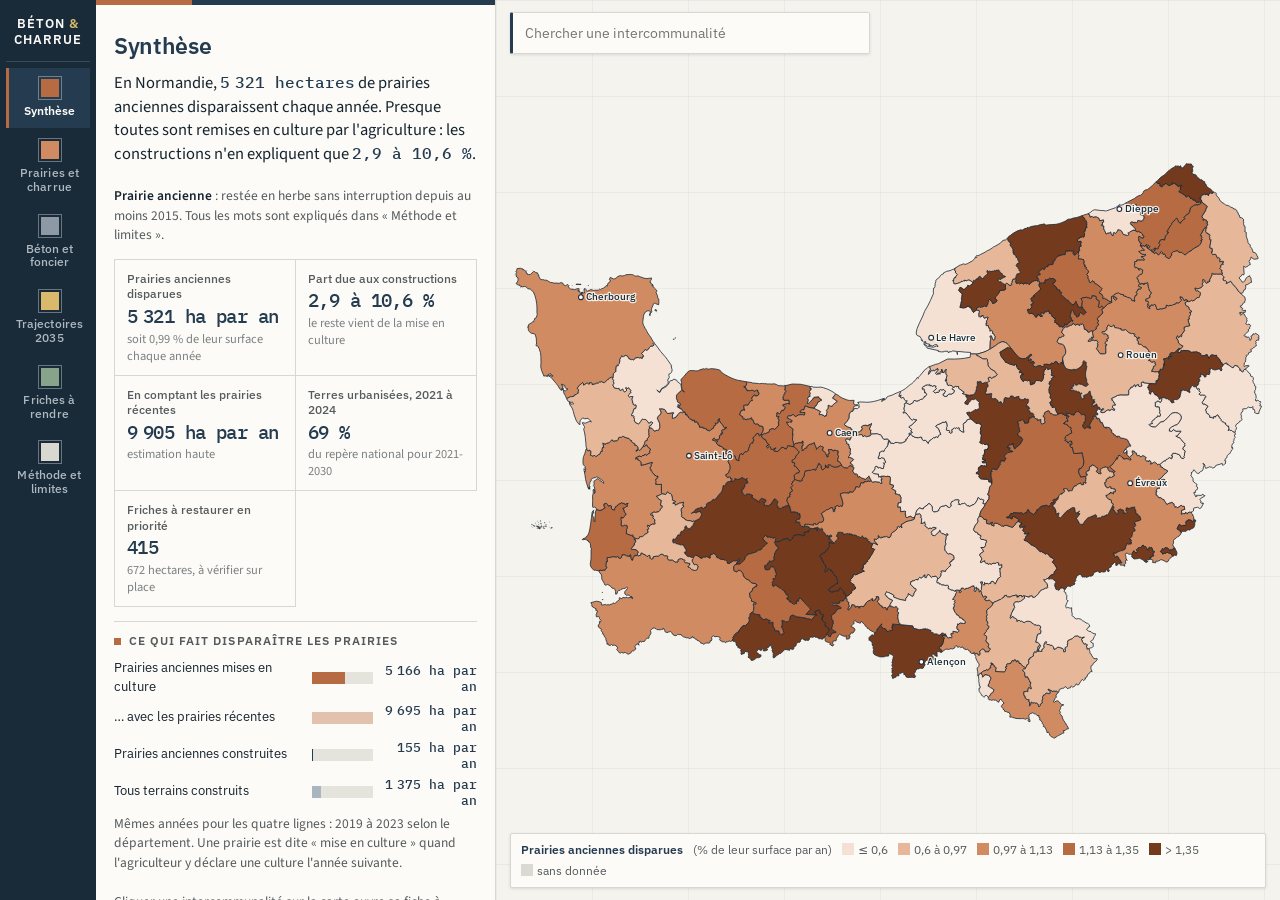
<file: web/index.html>
<!doctype html>
<html lang="fr" data-theme="light">
<head>
<meta charset="utf-8">
<meta name="viewport" content="width=device-width, initial-scale=1">
<title>Ce que le béton et la charrue ont pris</title>
<meta name="description" content="Pour les 71 intercommunalités normandes : les prairies anciennes qui disparaissent, sous la charrue et sous le béton, et les friches à rendre à la nature. Données ouvertes.">
<!-- Polices de l'identité, hébergées avec le site (aucun service extérieur) : IBM Plex Sans (titres, interface),
     Source Sans 3 (texte), IBM Plex Mono (chiffres). -->
<link rel="stylesheet" href="polices/polices.css">
<link rel="stylesheet" href="commun.css">
<link rel="stylesheet" href="d.css">
</head>
<body class="d" data-c="terre">

<nav class="rail" id="rail" aria-label="Modules"></nav>

<aside class="panneau" id="module" aria-live="polite"></aside>

<main class="plan">
  <svg id="carte"></svg>
  <div class="flottant recherche">
    <input id="cherche" type="search" list="noms" placeholder="Chercher une intercommunalité" aria-label="Chercher une intercommunalité">
    <datalist id="noms"></datalist>
  </div>
  <button class="flottant retour" id="retour" hidden>← Toute la Normandie</button>
  <div class="flottant legende" id="legende"></div>
</main>

<aside class="panneau detail" id="detail" aria-live="polite"></aside>

<script type="module">
import { $, esc, fmt, charger, perimetre, frichesDe, pointsFriches, INDICATEURS, lire, ecrire, surChangement, carte, infobulles,
  tuile, barres, tuilesCles, barresBilan, serieSvg, tableMilieux, blocFoncier, blocTrajectoires } from "./commun.js";

infobulles();
const D = await charger();
// Repères : centre des principales villes (contours communaux de geo.api.gouv.fr), pour se situer sans fond de carte
const REPERES = (await fetch("reperes.json").then(r => r.json()).catch(() => [])).map(v => { const [X, Y] = D.proj.p([v.lon, v.lat]); return { ...v, X, Y }; });
const I = k => INDICATEURS.find(x => x.k === k);
const MODULES = {
  synthese: { n: "Synthèse", c: "terre", coul: "#B66B43", couches: ["perte_anciennes_pct_stock_an"] },
  prairies: { n: "Prairies et charrue", c: "terre", coul: "#D08B62", couches: ["charrue_anciennes_ha_an", "perte_anciennes_pct_stock_an", "perte_pct_stock_an"] },
  foncier: { n: "Béton et foncier", c: "beton", coul: "#8D9AA5", couches: ["beton_total_ha_an", "enveloppe_consommee_pct"] },
  trajectoires: { n: "Trajectoires 2035", c: "ocre", coul: "#D9B96C", couches: ["t1_2035_pct_stock"] },
  friches: { n: "Friches à rendre", c: "vert", coul: "#87A48A", couches: [] },
  methode: { n: "Méthode et limites", c: "encre", coul: "#D8D7D0", couches: ["perte_anciennes_pct_stock_an"] },
};
// Friches : un statut = une couleur ET une forme
const STATUTS = {
  gain_rapide: { n: "À restaurer en priorité", cl: "st-gr", forme: "rond", d: "fort intérêt pour la nature et projet réalisable" },
  fort_potentiel_contraintes: { n: "Intéressante mais difficile", cl: "st-fc", forme: "carre", d: "fort intérêt pour la nature, mais projet plus compliqué à mener" },
  potentiel_modere: { n: "Intérêt écologique limité", cl: "st-pm", forme: "rond", d: "les autres friches sans projet" },
  projet_engage: { n: "Déjà en projet", cl: "st-pe", forme: "rond", d: "une reconversion est en cours ou terminée" },
};
// Les mots de l'outil, expliqués pour qui n'a pas suivi le projet
const GLOSSAIRE = [
  ["Prairie ancienne", "Une prairie restée en herbe sans interruption depuis au moins 2015. C'est elle qui compte le plus pour la nature, l'eau et le carbone."],
  ["Prairie récente", "Une prairie semée il y a quelques années, souvent en alternance avec des cultures. La remettre en culture est une pratique agricole courante."],
  ["Mise en culture (la « charrue »)", "L'agriculteur déclare une culture (maïs, blé…) là où il déclarait une prairie l'année précédente."],
  ["Construit (le « béton »)", "Un terrain devenu bâti, goudronné ou aménagé, d'après les photos aériennes de l'IGN."],
  ["Terres urbanisées", "Les terres agricoles, naturelles ou forestières passées à l'urbanisation, d'après le cadastre. C'est la mesure utilisée par la loi « zéro artificialisation nette »."],
  ["Repère national", "Urbaniser moitié moins de terres en 2021-2030 qu'en 2011-2020. La Région fixe à chaque territoire son propre objectif, qui peut être différent."],
  ["Friche", "Un terrain bâti ou aménagé laissé à l'abandon, recensé par l'Établissement public foncier de Normandie."],
  ["Note écologique", "De 0 à 100 : proximité d'un site naturel, présence d'eau, prairies autour, surface. Plus elle est haute, plus rendre la friche à la nature serait utile."],
];
const PRIORITES = { bio: ["Biodiversité", "score_biodiversite"], eau: ["Eau", "score_eau"], ville: ["Nature en ville", "score_ville"] };
const SURFACES = [0, 0.1, 0.5, 1, 2, 5];  // 0 = toutes les friches cartographiées
const puce = k => `<i class="puce ${STATUTS[k].cl}${STATUTS[k].forme === "carre" ? " carre" : ""}"></i>`;

$("#rail").innerHTML = `<a class="logo" href="./">Béton <em>&amp;</em> Charrue</a>`
  + Object.entries(MODULES).map(([k, m]) => `<button role="tab" data-m="${k}" style="--c:${m.coul}"><i></i>${m.n}</button>`).join("");
$("#rail").onclick = e => { const b = e.target.closest("button"); if (b) ecrire({ m: b.dataset.m, i: "" }); };
$("#noms").innerHTML = D.index.map(e => `<option value="${esc(e.nom)}">`).join("");
$("#cherche").onchange = e => { const t = D.index.find(x => x.nom === e.target.value); if (t) { ecrire({ t: t.code }); e.target.value = ""; } };
$("#retour").onclick = () => ecrire({ t: "", fr: "" });
// Tout champ portant data-etat écrit sa valeur dans l'adresse ; les cases de statut s'écrivent ensemble
$("#module").onchange = e => {
  if (e.target.name === "statut") {
    const on = [...document.querySelectorAll("#module input[name=statut]:checked")].map(x => x.value);
    ecrire({ fs: on.length === Object.keys(STATUTS).length ? "" : on.join(",") || "aucun", fr: "" });
  } else if (e.target.dataset.etat) ecrire({ [e.target.dataset.etat]: e.target.value });
};
$("#detail").onchange = e => { if (e.target.dataset.etat) ecrire({ [e.target.dataset.etat]: e.target.value }); };
document.addEventListener("click", e => {
  const b = e.target.closest("[data-aller]"); if (b) ecrire({ m: b.dataset.aller, i: "" });
  if (e.target.closest("#fermer")) ecrire({ t: "", fr: "", c: "" });
  if (e.target.closest("#imprimer")) print();
});
// Empreinte de la visite : octets réellement transférés par le navigateur
function poids() {
  const el = $("#poids"); if (!el) return;
  const t = performance.getEntriesByType("navigation").concat(performance.getEntriesByType("resource")).reduce((a, x) => a + Math.max(x.transferSize || 0, x.encodedBodySize || 0), 0);
  el.textContent = `${fmt(t / 1024, 0)} Ko`;
}

const filtreFriches = s => ({
  st: new Set(s.fs == null ? Object.keys(STATUTS) : s.fs.split(",").filter(k => STATUTS[k])),
  min: SURFACES.includes(+s.fm) ? +s.fm : 0, cle: PRIORITES[s.fp] ? s.fp : "bio",
});
// Phrase de conclusion : ce qu'il faut retenir avant tout chiffre
function conclusion(d) {
  const b = d.bilan, lieu = d.region ? "En Normandie" : "Ici";
  if (!b.prairies_anciennes_perdues_ha_an) return `${lieu}, presque aucune prairie ancienne n'a disparu sur la période.`;
  return b.part_beton_anciennes_haute_pct < 50
    ? `${lieu}, <b>${fmt(b.prairies_anciennes_perdues_ha_an, 0)} hectares</b> de prairies anciennes disparaissent chaque année. Presque toutes sont remises en culture par l'agriculture : les constructions n'en expliquent que <b>${fmt(b.part_beton_anciennes_pct, 1)} à ${fmt(b.part_beton_anciennes_haute_pct, 1)} %</b>.`
    : `${lieu}, <b>${fmt(b.prairies_anciennes_perdues_ha_an, 0)} hectares</b> de prairies anciennes disparaissent chaque année, et les constructions peuvent en expliquer jusqu'à <b>${fmt(b.part_beton_anciennes_haute_pct, 0)} %</b>.`;
}
const couches = (M, i) => M.couches.length > 1 ? `<fieldset><legend>Ce que montre la carte</legend>${M.couches.map((k, j) => `<label style="grid-template-columns:auto minmax(0,1fr)"><input type="radio" name="couche" data-etat="i" value="${j}"${j === i ? " checked" : ""}><span>${esc(I(k).n)}</span></label>`).join("")}</fieldset>` : "";
const liste = a => `<ul style="margin:0;padding-left:18px;display:grid;gap:5px">${a.map(x => `<li>${esc(x)}</li>`).join("")}</ul>`;

/* ---------- panneau de gauche : le module, à l'échelle de la région ---------- */
function panneauModule(m, M, R, s, i, friches) {
  const tete = `<div class="bandeau"></div><h2>${M.n}</h2>`;
  const def = `<p class="note"><b>Prairie ancienne</b> : restée en herbe sans interruption depuis au moins 2015. Tous les mots sont expliqués dans « Méthode et limites ».</p>`;
  if (m === "synthese") return `${tete}<p class="chapo">${conclusion(R)}</p>${def}${tuilesCles(R)}
    <section><h3>Ce qui fait disparaître les prairies</h3>${barresBilan(R)}</section>
    <p class="note">Cliquer une intercommunalité sur la carte ouvre sa fiche à droite. Plus la couleur est foncée, plus le territoire perd vite ses prairies anciennes.</p>`;
  if (m === "prairies") return `${tete}<p class="chapo">Chaque jour en Normandie, au moins <b>${fmt(R.charrue.charrue_anciennes_fenetre_ha_an / 365, 0)} hectares</b> de prairies anciennes sont remis en culture, et jusqu'à ${fmt(R.charrue.charrue_fenetre_ha_an / 365, 0)} en comptant les prairies plus récentes.</p>${def}
    ${couches(M, i)}<section><h3>Année après année, en Normandie</h3>${serieSvg(R.serie, { l: 440, h: 230 })}</section>
    <div class="tuiles">${tuile("Prairies anciennes mises en culture", `${fmt(R.charrue.charrue_anciennes_ha_an, 0)} ha par an`, "moyenne de 2015 à 2024")}${tuile("Sans les prairies en rotation", `${fmt(R.charrue.charrue_anciennes_sans_prl_ha_an, 0)} ha par an`, "estimation basse")}</div>`;
  if (m === "foncier") return `${tete}<p class="chapo">Chaque année en Normandie, <b>${fmt(R.beton.beton_total_ha_an, 0)} hectares</b> de terrains sont construits ou aménagés, dont ${fmt(R.beton.beton_sur_pp_anciennes_ha_an, 0)} sur des prairies anciennes.</p>
    ${couches(M, i)}<section><h3>Urbanisation : où en est-on ?</h3>${blocFoncier(R)}</section>`;
  if (m === "trajectoires") return `${tete}<p class="chapo">Si rien ne change, <b>${fmt(R.trajectoires.prairies.on_laisse_faire.median.at(-1), 0)} hectares</b> de prairies anciennes de plus seront remis en culture en Normandie d'ici 2035.</p>
    <section class="zone-traj"><h3>Trois scénarios pour la Normandie</h3>${blocTrajectoires(R, D.rg.trajectoires.hypotheses, { l: 440, h: 300 })}</section>
    <p class="note">Sur la carte : la part des prairies anciennes qui serait remise en culture d'ici 2035 si rien ne change. En gris, les territoires où les données sont insuffisantes.</p>`;
  if (m === "methode") return `${tete}<section><h3>Les mots de l'outil</h3><dl class="glossaire">${GLOSSAIRE.map(([t, d]) => `<div><dt>${t}</dt><dd>${d}</dd></div>`).join("")}</dl></section>
    <section><h3>Ce que ces chiffres ne disent pas</h3>${liste(D.rg.avertissements)}</section>
    <section><h3>Sources</h3>${liste(D.rg.sources)}</section><p class="note">Calculs du ${esc(D.rg.genere_le)}. Aucune parcelle agricole n'est affichée. Les prairies mises en culture sont repérées dans les déclarations des agriculteurs : ce repérage n'a pas encore été vérifié sur photographies aériennes.</p>
    <section><h3>Empreinte de votre visite</h3><p class="total"><b id="poids">…</b> transférés depuis l'ouverture de la page, contre environ 2 500 Ko pour une page web médiane.</p>
      <p class="note">Aucune image, aucun fond de carte téléchargé, aucun traceur, aucun service extérieur : les polices sont hébergées avec le site. Les fiches et les friches ne se chargent qu'à la demande.</p></section>`;
  // Friches : l'outil de sélection
  const { f, pts, portee, parTerr } = friches;
  const nb = k => portee.filter(x => x.classe === k && x.ha >= f.min).length;
  return `${tete}<p class="chapo">Où rendre des terrains à la nature ? Les friches recensées en Normandie, classées selon leur intérêt pour la nature et la facilité du projet.</p>
    <fieldset><legend>Afficher les friches</legend>${Object.entries(STATUTS).map(([k, v]) => `<label data-tip="${esc(v.n)}|${esc(v.d)}"><input type="checkbox" name="statut" value="${k}"${f.st.has(k) ? " checked" : ""}>${puce(k)}<span>${v.n}</span><em>${fmt(nb(k), 0)}</em></label>`).join("")}</fieldset>
    <div class="champs">
      <label>Surface minimale<select data-etat="fm">${SURFACES.map(v => `<option value="${v}"${v === f.min ? " selected" : ""}>${v ? `${fmt(v)} ha` : "Toutes"}</option>`).join("")}</select></label>
      <label>Ce qu'on cherche à favoriser<select data-etat="fp">${Object.entries(PRIORITES).map(([k, v]) => `<option value="${k}"${k === f.cle ? " selected" : ""}>${v[0]}</option>`).join("")}</select></label>
    </div>
    <p class="total"><b>${fmt(pts.length, 0)} friches</b> affichées, soit <b>${fmt(pts.reduce((a, x) => a + x.ha, 0), 0)} ha</b>${s.t ? " dans ce territoire" : " en Normandie"}.</p>
    <p class="note">Cliquer un point ou une intercommunalité ouvre la liste détaillée. Changer ce qu'on cherche à favoriser modifie la note et l'ordre de la liste, pas le classement en quatre catégories. C'est un premier repérage : toute friche se vérifie sur place.</p>
    <details><summary>Répartition par intercommunalité (10 premières)</summary><table class="t" style="margin-top:6px"><tbody>${parTerr.map(([c, n, ha]) => `<tr data-aller-t="${c}"><td>${esc(D.parCode[c].nom)}</td><td>${n}</td><td>${fmt(ha, 0)} ha</td></tr>`).join("")}</tbody></table></details>`;
}

/* ---------- panneau de droite : le territoire choisi, vu par le module en cours ---------- */
async function panneauDetail(m, M, d, f) {
  const e = D.parCode[d.code], cp = d.comparaison;
  const rang = d.exclu_comparaisons ? "Non comparé aux autres : l'essentiel de ce territoire est hors de Normandie."
    : `${cp.rang_perte_profil}${cp.rang_perte_profil === 1 ? "er" : "e"} sur ${cp.n_profil} territoires comparables (${cp.profil}) : le 1er est celui qui perd le plus vite ses prairies anciennes.`;
  const tete = `<div class="bandeau"></div><div class="tete-detail"><div><h2>${esc(d.nom)}</h2><p class="note">${esc(d.perimetre)} · ${esc(e.profil)} · ${fmt(d.territoire.population_2022, 0)} habitants</p></div><button id="fermer" aria-label="Fermer la fiche">×</button></div>
    <div class="raccourcis">${Object.entries(MODULES).filter(([k]) => k !== "methode").map(([k, v]) => `<button data-aller="${k}" aria-pressed="${k === m}">${v.n}</button>`).join("")}</div>`;
  const autre = D.parCode[lire().c], lignesComp = autre ? INDICATEURS.map(x => `<tr><td>${esc(x.n)}<br><small style="color:var(--muet)">${esc(x.u)}</small></td><td>${fmt(e[x.k], x.d)}</td><td>${fmt(autre[x.k], x.d)}</td></tr>`).join("") : "";
  const comparer = `<section><h3>Comparer avec un autre territoire</h3><select data-etat="c" aria-label="Territoire à comparer"><option value="">Choisir un territoire…</option>${[...D.index].filter(x => x.code !== d.code).sort((a, c) => a.nom.localeCompare(c.nom, "fr")).map(x => `<option value="${x.code}"${autre?.code === x.code ? " selected" : ""}>${esc(x.nom)}</option>`).join("")}</select>
    ${autre ? `<table class="t" style="margin-top:8px"><thead><tr><th scope="col">Indicateur</th><th scope="col">${esc(d.nom)}</th><th scope="col">${esc(autre.nom)}</th></tr></thead><tbody>${lignesComp}</tbody></table>` : ""}</section>`;
  const corps = {
    synthese: () => `<p class="chapo">${conclusion(d)}</p><p class="note">${esc(rang)}</p>${tuilesCles(d)}<section><h3>Ce qui fait disparaître les prairies</h3>${barresBilan(d)}</section>
      ${comparer}
      <p class="sans-impression"><button id="imprimer">Imprimer cette fiche</button></p>`,
    prairies: () => `<p class="note">${esc(rang)}</p><div class="tuiles">${tuile("Prairies anciennes mises en culture", `${fmt(d.charrue.charrue_anciennes_ha_an, 0)} ha par an`, `moyenne 2015-2024 ; ${fmt(d.charrue.charrue_anciennes_sans_prl_ha_an, 0)} sans les prairies en rotation`)}${tuile("En comptant les prairies récentes", `${fmt(d.charrue.charrue_toutes_ha_an, 0)} ha par an`, "estimation haute")}</div>
      <section><h3>Année après année</h3>${serieSvg(d.serie, { l: 400, h: 210 })}</section><section><h3>Dans les milieux naturels sensibles</h3>${tableMilieux(d)}</section>`,
    foncier: () => `<div class="tuiles">${tuile("Terrains construits ou aménagés", `${fmt(d.beton.beton_total_ha_an)} ha par an`, "d'après les photos aériennes de l'IGN")}${tuile("dont sur des prairies anciennes", `${fmt(d.beton.beton_sur_pp_anciennes_ha_an)} ha par an`, `et ${fmt(d.beton.beton_herbe_hors_pac_ha_an)} sur des prés non déclarés par un agriculteur`)}</div>
      <section><h3>Urbanisation : où en est-on ?</h3>${blocFoncier(d)}</section><section><h3>Dans les milieux naturels sensibles</h3>${tableMilieux(d)}</section>`,
    trajectoires: () => `<section class="zone-traj"><h3>Trois scénarios d'ici 2035</h3>${blocTrajectoires(d, D.rg.trajectoires.hypotheses, { l: 400, h: 280 })}</section>`,
    methode: () => `<p class="chapo">${conclusion(d)}</p><p class="note">${esc(rang)} Constructions observées sur la période ${esc(d.fenetre_ocsge === "mixte" ? "2019-2023" : d.fenetre_ocsge)}.</p>`,
    friches: async () => {
      const cle = PRIORITES[f.cle][1], l = (await frichesDe(d.code)).filter(x => f.st.has(x.classe) && x.surface_ha >= f.min).sort((a, b) => b[cle] - a[cle]);
      return `<p class="total"><b>${l.length} friche${l.length > 1 ? "s" : ""}</b> pour ces critères, <b>${fmt(l.reduce((a, x) => a + x.surface_ha, 0), 0)} hectares</b>. Les plus utiles pour « ${PRIORITES[f.cle][0].toLowerCase()} » en premier.</p>
        <div class="liste-friches">${l.slice(0, 40).map(x => `<article class="friche" data-id="${x.id}" style="--c:${{ gain_rapide: "#3E6A4E", fort_potentiel_contraintes: "#B66B43", potentiel_modere: "#D9B96C", projet_engage: "#555A5C" }[x.classe]}">
          <h4>${esc(x.libelle)}</h4><div class="meta"><span>${puce(x.classe)} ${STATUTS[x.classe].n}</span><span>${fmt(x.surface_ha)} ha</span><span>note écologique ${fmt(x[cle], 0)}/100</span><span>facilité du projet ${fmt(x.faisabilite_epfn, 0)}/100</span></div>
          <ul>${x.raisons.map(r => `<li>${esc(r)}</li>`).join("")}</ul>${x.vigilance.length ? `<p class="veille">À vérifier : ${esc(x.vigilance.join(" · "))}</p>` : ""}</article>`).join("") || `<p class="note">Aucune friche ne correspond. Cocher d'autres statuts ou baisser la surface minimale.</p>`}</div>
        ${l.length > 40 ? `<p class="note">${l.length - 40} autres friches non listées.</p>` : ""}`;
    },
  };
  return tete + await corps[m]();
}

/* ---------- carte des friches : points par statut, zoom sur le territoire choisi ---------- */
// Cadre la carte sur le territoire choisi (marge = part de voisinage gardée autour), ou sur toute la région
function cadrer(svg, sel, marge) {
  let vb = [-6, -6, 1012, D.proj.H + 12];
  if (sel) {
    const n = D.chemins[sel].match(/-?\d+\.?\d*/g).map(Number); let a = 1e9, b = -1e9, c = 1e9, d = -1e9;
    for (let i = 0; i < n.length; i += 2) { a = Math.min(a, n[i]); b = Math.max(b, n[i]); c = Math.min(c, n[i + 1]); d = Math.max(d, n[i + 1]); }
    const ratio = vb[2] / vb[3], h = Math.min(vb[3], Math.max((d - c) * marge, (b - a) * marge / ratio)), w = h * ratio;
    vb = [(a + b) / 2 - w / 2, (c + d) / 2 - h / 2, w, h];
  }
  svg.setAttribute("viewBox", vb.map(v => v.toFixed(1)).join(" "));
  return vb;
}
// Villes repères : les principales à l'échelle régionale, toutes en vue rapprochée
function dessinerReperes(svg, vb, sel) {
  const u = vb[2] / 1012, vus = REPERES.filter(v => (sel || v.rang === 1) && v.X > vb[0] && v.X < vb[0] + vb[2] && v.Y > vb[1] && v.Y < vb[1] + vb[3]);
  svg.insertAdjacentHTML("beforeend", `<g class="reperes" aria-hidden="true">${vus.map(v => `<circle cx="${v.X.toFixed(1)}" cy="${v.Y.toFixed(1)}" r="${(3.2 * u).toFixed(2)}" stroke-width="${(1.4 * u).toFixed(2)}"/><text x="${(v.X + 7 * u).toFixed(1)}" y="${(v.Y + 4 * u).toFixed(1)}" font-size="${(13 * u).toFixed(2)}" stroke-width="${(3.5 * u).toFixed(2)}">${esc(v.nom)}</text>`).join("")}</g>`);
}
function dessinerFriches(svg, pts, sel, s) {
  const vb = cadrer(svg, sel, 1.25);
  const r = vb[2] * (sel ? .0085 : .004), ordre = { projet_engage: 0, potentiel_modere: 1, fort_potentiel_contraintes: 2, gain_rapide: 3 };
  svg.insertAdjacentHTML("beforeend", `<g>${[...pts].sort((a, b) => ordre[a.classe] - ordre[b.classe]).map(x => {
    const v = STATUTS[x.classe], att = `class="pt ${v.cl}${String(x.id) === s.fr ? " vu" : ""}" data-code="${x.epci}" data-id="${x.id}" data-tip="${esc(v.n)}|${fmt(x.ha)} ha · note écologique ${x[filtreFriches(s).cle]}/100 ·${esc(D.parCode[x.epci]?.nom || "")}"`;
    return v.forme === "carre" ? `<rect ${att} x="${(x.X - r).toFixed(1)}" y="${(x.Y - r).toFixed(1)}" width="${(2 * r).toFixed(1)}" height="${(2 * r).toFixed(1)}"/>` : `<circle ${att} cx="${x.X.toFixed(1)}" cy="${x.Y.toFixed(1)}" r="${r.toFixed(1)}"/>`;
  }).join("")}</g>`);
  return vb;
}

async function rendre() {
  const s = lire(), m = MODULES[s.m] ? s.m : "synthese", M = MODULES[m], sel = D.parCode[s.t] ? s.t : "";
  const i = M.couches[+s.i] ? +s.i : 0, ind = I(M.couches[i] || "perte_anciennes_pct_stock_an"), f = filtreFriches(s);
  const R = await perimetre(D, ""), d = sel ? await perimetre(D, sel) : null;
  const tous = m === "friches" ? await pointsFriches(D) : [];
  const jeton = JSON.stringify(lire()); if (jeton !== JSON.stringify(s)) return; // un autre choix est arrivé entre-temps
  document.body.dataset.c = M.c;
  document.body.classList.toggle("ouvert", !!sel);
  document.querySelectorAll("#rail button").forEach(b => b.setAttribute("aria-selected", b.dataset.m === m));
  $("#retour").hidden = !sel;
  const svg = $("#carte"), choisir = t => ecrire({ t, fr: "" });
  let friches = null;
  if (m === "friches") {
    const portee = tous.filter(x => !sel || x.epci === sel), pts = portee.filter(x => f.st.has(x.classe) && x.ha >= f.min);
    const agg = new Map(); tous.filter(x => f.st.has(x.classe) && x.ha >= f.min).forEach(x => { const a = agg.get(x.epci) || [x.epci, 0, 0]; a[1]++; a[2] += x.ha; agg.set(x.epci, a); });
    friches = { f, pts, portee, parTerr: [...agg.values()].sort((a, b) => b[2] - a[2]).slice(0, 10) };
    carte(svg, D, { ind, sel, plat: true, choisir });
    dessinerReperes(svg, dessinerFriches(svg, sel ? pts : tous.filter(x => f.st.has(x.classe) && x.ha >= f.min), sel, s), sel);
    svg.onclick = ev => { const t = ev.target.dataset; if (t?.id) ecrire({ t: t.code, fr: t.id }); else if (t?.code) choisir(t.code === sel ? "" : t.code); };
    $("#legende").innerHTML = `<b>Friches</b> ` + Object.entries(STATUTS).map(([k, v]) => `<span>${puce(k)} ${v.n}</span>`).join("");
  } else {
    $("#legende").innerHTML = carte(svg, D, { ind, sel, actif: e => m !== "trajectoires" || e.trajectoire_fiabilite !== "fragile", choisir }).replace("hors filtre", "sans donnée");
    // Zoom au clic : le territoire et ses voisins, pour garder la comparaison de couleurs
    dessinerReperes(svg, cadrer(svg, sel, 2.6), sel);
  }
  $("#module").innerHTML = panneauModule(m, M, R, s, i, friches);
  $("#detail").innerHTML = d ? await panneauDetail(m, M, d, f) : "";
  poids(); setTimeout(poids, 600);
  // Friches : la liste et la carte se répondent
  const det = $("#detail");
  det.onpointerover = ev => { const a = ev.target.closest(".friche"); document.querySelectorAll(".pt.vu").forEach(p => p.classList.remove("vu")); if (a) svg.querySelector(`.pt[data-id="${a.dataset.id}"]`)?.classList.add("vu"); };
  if (s.fr) { const a = det.querySelector(`.friche[data-id="${s.fr}"]`); a?.classList.add("vu"); a?.scrollIntoView({ block: "center" }); }
  $("#module").querySelectorAll("[data-aller-t]").forEach(tr => { tr.style.cursor = "pointer"; tr.onclick = () => ecrire({ t: tr.dataset.allerT }); });
}
surChangement(rendre);
</script>
</body>
</html>
</file>
<file: web/polices/polices.css>
/* IBM Plex Sans, IBM Plex Mono (IBM) et Source Sans 3 (Adobe), sous licence SIL Open Font License 1.1.
   Sous-ensemble latin, copié depuis Google Fonts pour que le site ne dépende d'aucun service extérieur. */
@font-face {
  font-family: 'IBM Plex Mono';
  font-style: normal;
  font-weight: 400;
  font-display: swap;
  src: url(ibm-plex-mono-400.woff2) format('woff2');
  unicode-range: U+0000-00FF, U+0131, U+0152-0153, U+02BB-02BC, U+02C6, U+02DA, U+02DC, U+0304, U+0308, U+0329, U+2000-206F, U+20AC, U+2122, U+2191, U+2193, U+2212, U+2215, U+FEFF, U+FFFD;
}
@font-face {
  font-family: 'IBM Plex Mono';
  font-style: normal;
  font-weight: 500;
  font-display: swap;
  src: url(ibm-plex-mono-500.woff2) format('woff2');
  unicode-range: U+0000-00FF, U+0131, U+0152-0153, U+02BB-02BC, U+02C6, U+02DA, U+02DC, U+0304, U+0308, U+0329, U+2000-206F, U+20AC, U+2122, U+2191, U+2193, U+2212, U+2215, U+FEFF, U+FFFD;
}
@font-face {
  font-family: 'IBM Plex Sans';
  font-style: normal;
  font-weight: 400;
  font-stretch: 100%;
  font-display: swap;
  src: url(ibm-plex-sans-400.woff2) format('woff2');
  unicode-range: U+0000-00FF, U+0131, U+0152-0153, U+02BB-02BC, U+02C6, U+02DA, U+02DC, U+0304, U+0308, U+0329, U+2000-206F, U+20AC, U+2122, U+2191, U+2193, U+2212, U+2215, U+FEFF, U+FFFD;
}
@font-face {
  font-family: 'IBM Plex Sans';
  font-style: normal;
  font-weight: 500;
  font-stretch: 100%;
  font-display: swap;
  src: url(ibm-plex-sans-400.woff2) format('woff2');
  unicode-range: U+0000-00FF, U+0131, U+0152-0153, U+02BB-02BC, U+02C6, U+02DA, U+02DC, U+0304, U+0308, U+0329, U+2000-206F, U+20AC, U+2122, U+2191, U+2193, U+2212, U+2215, U+FEFF, U+FFFD;
}
@font-face {
  font-family: 'IBM Plex Sans';
  font-style: normal;
  font-weight: 600;
  font-stretch: 100%;
  font-display: swap;
  src: url(ibm-plex-sans-400.woff2) format('woff2');
  unicode-range: U+0000-00FF, U+0131, U+0152-0153, U+02BB-02BC, U+02C6, U+02DA, U+02DC, U+0304, U+0308, U+0329, U+2000-206F, U+20AC, U+2122, U+2191, U+2193, U+2212, U+2215, U+FEFF, U+FFFD;
}
@font-face {
  font-family: 'Source Sans 3';
  font-style: normal;
  font-weight: 400;
  font-display: swap;
  src: url(source-sans-3-400.woff2) format('woff2');
  unicode-range: U+0000-00FF, U+0131, U+0152-0153, U+02BB-02BC, U+02C6, U+02DA, U+02DC, U+0304, U+0308, U+0329, U+2000-206F, U+20AC, U+2122, U+2191, U+2193, U+2212, U+2215, U+FEFF, U+FFFD;
}
@font-face {
  font-family: 'Source Sans 3';
  font-style: normal;
  font-weight: 600;
  font-display: swap;
  src: url(source-sans-3-400.woff2) format('woff2');
  unicode-range: U+0000-00FF, U+0131, U+0152-0153, U+02BB-02BC, U+02C6, U+02DA, U+02DC, U+0304, U+0308, U+0329, U+2000-206F, U+20AC, U+2122, U+2191, U+2193, U+2212, U+2215, U+FEFF, U+FFFD;
}
</file>
<file: web/commun.css>
/* Socle visuel commun aux trois maquettes : sobre, dense, sans décor. Les couleurs ne portent que des données. */
:root {
  color-scheme: light;
  --plan: #f9f9f7; --surface: #fcfcfb; --encre: #0b0b0b; --encre2: #52514e; --muet: #898781;
  --grille: #e1e0d9; --axe: #c3c2b7; --bord: rgba(11, 11, 11, .10); --survol: rgba(11, 11, 11, .05);
  --s1: #2a78d6; --s1b: #9ec5f4; --s2: #eb6834; --s2b: #f6c3ad; --s3: #1baf7a; --s4: #eda100; --s5: #e87ba4; --neutre: #b9b8b1;
  --seq1: #cde2fb; --seq2: #86b6ef; --seq3: #3987e5; --seq4: #1c5cab; --seq5: #0d366b; --hors: #e9e8e3;
}
@media (prefers-color-scheme: dark) {
  :root:where(:not([data-theme="light"])) {
    color-scheme: dark;
    --plan: #0d0d0d; --surface: #1a1a19; --encre: #f0efec; --encre2: #c3c2b7; --muet: #898781;
    --grille: #2c2c2a; --axe: #383835; --bord: rgba(255, 255, 255, .10); --survol: rgba(255, 255, 255, .06);
    --s1: #3987e5; --s1b: #184f95; --s2: #d95926; --s2b: #6e3118; --s3: #199e70; --s4: #c98500; --s5: #d55181; --neutre: #5a5955;
    --seq1: #0d366b; --seq2: #1c5cab; --seq3: #3987e5; --seq4: #86b6ef; --seq5: #cde2fb; --hors: #262624;
  }
}
* { box-sizing: border-box; }
html, body { height: 100%; margin: 0; }
body { background: var(--plan); color: var(--encre); font: 13px/1.4 system-ui, -apple-system, "Segoe UI", sans-serif; }
a { color: inherit; }
h1, h2, h3 { margin: 0; font-weight: 600; }
h2 { font-size: 15px; } h3 { font-size: 12px; color: var(--encre2); text-transform: uppercase; letter-spacing: .04em; }
button, select, input { font: inherit; color: inherit; }
select, input[type=search] { padding: 5px 8px; border: 1px solid var(--axe); border-radius: 4px; background: var(--surface); max-width: 100%; }
button { cursor: pointer; padding: 5px 10px; border: 1px solid var(--axe); border-radius: 4px; background: var(--surface); }
button[aria-pressed=true], button[aria-selected=true] { background: var(--encre); color: var(--surface); border-color: var(--encre); }
:focus-visible { outline: 2px solid var(--s1); outline-offset: 1px; }
.note { color: var(--encre2); margin: 6px 0 0; }

/* Barre commune */
.barre { display: flex; align-items: center; gap: 16px; padding: 8px 14px; background: var(--surface); border-bottom: 1px solid var(--bord); }
.marque { font-weight: 700; text-decoration: none; white-space: nowrap; }
.marque small { font-weight: 400; color: var(--encre2); margin-left: 8px; }
.barre nav { display: flex; gap: 4px; margin-left: auto; flex-wrap: wrap; }
.barre nav a { padding: 4px 9px; border-radius: 4px; text-decoration: none; color: var(--encre2); }
.barre nav a[aria-current] { background: var(--encre); color: var(--surface); }

/* Composants */
.carte-svg { display: block; width: 100%; height: 100%; }
.zone { stroke: var(--surface); stroke-width: 1.2; cursor: pointer; }
.zone:hover { stroke: var(--encre); stroke-width: 1.5; }
.c0 { fill: var(--seq1); } .c1 { fill: var(--seq2); } .c2 { fill: var(--seq3); } .c3 { fill: var(--seq4); } .c4 { fill: var(--seq5); }
.hors { fill: var(--hors); }
.contour-sel { fill: none; stroke: var(--encre); stroke-width: 3.5; pointer-events: none; }
.pts circle { stroke: var(--surface); stroke-width: 1; }
.legende { display: flex; flex-wrap: wrap; gap: 3px 10px; align-items: center; color: var(--encre2); font-size: 12px; }
.legende i, .leg i, .pastille { display: inline-block; width: 12px; height: 12px; border-radius: 2px; margin-right: 4px; vertical-align: -1px; }
.f1 { fill: var(--s1); background: var(--s1); } .f1b { fill: var(--s1b); background: var(--s1b); }
.f2 { fill: var(--s2); background: var(--s2); } .f2b { fill: var(--s2b); background: var(--s2b); }
.f3 { fill: var(--s3); background: var(--s3); } .fn { fill: var(--neutre); background: var(--neutre); }
.f4 { fill: var(--s4); background: var(--s4); } .f5 { fill: var(--s5); background: var(--s5); } .fe { fill: var(--encre); background: var(--encre); }
.tip { position: fixed; z-index: 50; pointer-events: none; max-width: 280px; padding: 6px 9px; border-radius: 4px; background: var(--encre); color: var(--surface); font-size: 12px; }
.tip b, .tip span { display: block; }

.tuiles { display: grid; grid-template-columns: repeat(auto-fit, minmax(150px, 1fr)); gap: 8px; }
.tuile { padding: 9px 11px; background: var(--surface); border: 1px solid var(--bord); border-radius: 6px; }
.tuile .t-lab { display: block; color: var(--encre2); font-size: 12px; }
.tuile b { display: block; font-size: 21px; font-weight: 600; line-height: 1.25; }
.tuile .t-sous { display: block; color: var(--muet); font-size: 11.5px; line-height: 1.3; }

.barres { display: grid; gap: 5px; }
.ligne-b { display: grid; grid-template-columns: 150px minmax(40px, 1fr) 92px; align-items: center; gap: 8px; }
.ligne-b i { display: block; height: 10px; }
.ligne-b u { display: block; height: 100%; border-radius: 0 4px 4px 0; min-width: 1px; }
.ligne-b em { font-style: normal; text-align: right; font-variant-numeric: tabular-nums; }

.graphe { display: block; width: 100%; height: auto; }
.graphe .grille { stroke: var(--grille); stroke-width: 1; }
.graphe .axe { fill: var(--muet); font-size: 11px; font-variant-numeric: tabular-nums; }
.graphe .etiq { fill: var(--encre); font-size: 11.5px; }
.graphe .touche { fill: transparent; }
.graphe g:hover .touche { fill: var(--survol); }
.graphe .ligne { fill: none; stroke-width: 2; stroke-linejoin: round; stroke-linecap: round; }
.graphe .l1 { stroke: var(--s1); } .graphe .l2 { stroke: var(--s2); } .graphe .l3 { stroke: var(--s3); }
.graphe .bande { fill: var(--s1); opacity: .1; }
.graphe .bout { stroke: var(--surface); stroke-width: 2; }
.leg { margin: 4px 0 0; color: var(--encre2); font-size: 12px; }
.leg i { margin-left: 10px; } .leg i:first-child { margin-left: 0; }
.leg i.trait { height: 3px; width: 14px; vertical-align: 3px; }

table.t { width: 100%; border-collapse: collapse; font-variant-numeric: tabular-nums; }
table.t th, table.t td { padding: 4px 8px; text-align: right; border-bottom: 1px solid var(--grille); white-space: nowrap; }
table.t th:first-child, table.t td:first-child { text-align: left; white-space: normal; }
table.t thead th { position: sticky; top: 0; background: var(--surface); color: var(--encre2); font-weight: 600; font-size: 12px; }
table.t thead th[data-k] { cursor: pointer; }
table.t thead th[aria-sort]::after { content: " ▾"; }
table.t tbody tr[data-code] { cursor: pointer; }
table.t tbody tr:hover { background: var(--survol); }
table.t tbody tr.sel { background: var(--survol); box-shadow: inset 3px 0 0 var(--encre); }
.etq { display: inline-block; padding: 0 6px; border: 1px solid var(--axe); border-radius: 9px; font-size: 11.5px; color: var(--encre2); white-space: nowrap; }
.carte-bloc { background: var(--surface); border: 1px solid var(--bord); border-radius: 6px; padding: 10px 12px; min-width: 0; }
.carte-bloc > h3 { margin-bottom: 8px; }
.defile { overflow: auto; }

/* A · Atlas : la carte occupe l'écran, les panneaux l'entourent */
body.a { display: grid; grid-template: auto minmax(0, 1fr) / 240px minmax(0, 1fr) 370px; height: 100vh; }
body.a .barre { grid-column: 1 / -1; }
.a .gauche, .a .droite { overflow: auto; padding: 12px; background: var(--surface); border-right: 1px solid var(--bord); }
.a .droite { border-right: 0; border-left: 1px solid var(--bord); display: grid; gap: 12px; align-content: start; }
.a .gauche fieldset { border: 0; margin: 0 0 14px; padding: 0; }
.a .gauche legend { padding: 0; margin-bottom: 5px; font-size: 12px; font-weight: 600; color: var(--encre2); text-transform: uppercase; letter-spacing: .04em; }
.a .gauche label { display: flex; gap: 7px; padding: 3px 0; cursor: pointer; line-height: 1.25; }
.a .centre { display: grid; grid-template-rows: minmax(0, 1fr) 34%; min-width: 0; min-height: 0; }
.a .carte-zone { position: relative; min-height: 0; padding: 8px; }
.a .carte-zone .legende { position: absolute; left: 12px; bottom: 10px; padding: 5px 8px; background: var(--surface); border: 1px solid var(--bord); border-radius: 4px; }
.a .tiroir { display: grid; grid-template-rows: auto minmax(0, 1fr); min-height: 0; background: var(--surface); border-top: 1px solid var(--bord); }
.a .tiroir-tete { display: flex; gap: 10px; align-items: center; padding: 5px 10px; color: var(--encre2); }

/* B · Tableau de bord : menu latéral de modules, filtres en haut, grille de blocs */
body.b { display: grid; grid-template: auto minmax(0, 1fr) / 190px minmax(0, 1fr); height: 100vh; }
body.b .barre { grid-column: 1 / -1; }
.b .menu { display: flex; flex-direction: column; gap: 2px; padding: 10px 8px; background: var(--surface); border-right: 1px solid var(--bord); overflow: auto; }
.b .menu button { text-align: left; border-color: transparent; background: none; }
.b .menu button[aria-selected=true] { background: var(--encre); color: var(--surface); }
.b .corps { overflow: auto; padding: 12px 14px 30px; }
.b .filtres { display: flex; flex-wrap: wrap; gap: 8px 14px; align-items: center; margin-bottom: 12px; }
.b .filtres label { display: flex; gap: 6px; align-items: center; color: var(--encre2); }
.b .grille-b { display: grid; grid-template-columns: repeat(12, minmax(0, 1fr)); gap: 10px; }
.b .g12 { grid-column: span 12; } .b .g7 { grid-column: span 7; } .b .g5 { grid-column: span 5; } .b .g6 { grid-column: span 6; }
.b .carte-bloc .carte-svg { height: auto; }

/* C · Dossier de territoire : liste maître à gauche, dossier à onglets à droite */
body.c { display: grid; grid-template: auto minmax(0, 1fr) / 310px minmax(0, 1fr); height: 100vh; }
body.c .barre { grid-column: 1 / -1; }
.c .liste { display: grid; grid-template-rows: auto minmax(0, 1fr); background: var(--surface); border-right: 1px solid var(--bord); min-height: 0; }
.c .liste-outils { display: grid; gap: 6px; padding: 10px; border-bottom: 1px solid var(--bord); }
.c .liste ul { margin: 0; padding: 0; list-style: none; overflow: auto; }
.c .liste li button { display: grid; grid-template-columns: minmax(0, 1fr) 46px; gap: 2px 8px; width: 100%; padding: 6px 10px; border: 0; border-bottom: 1px solid var(--grille); border-radius: 0; background: none; text-align: left; }
.c .liste li button:hover { background: var(--survol); }
.c .liste li button[aria-current=true] { box-shadow: inset 3px 0 0 var(--encre); background: var(--survol); }
.c .liste li em { font-style: normal; text-align: right; font-variant-numeric: tabular-nums; }
.c .liste li i { grid-column: 1 / -1; display: block; height: 4px; background: var(--hors); border-radius: 2px; }
.c .liste li i u { display: block; height: 100%; background: var(--s1); border-radius: 2px; }
.c .liste li small { color: var(--muet); }
.c .dossier { overflow: auto; padding: 14px 16px 30px; }
.c .tete-d { display: grid; grid-template-columns: minmax(0, 1fr) 230px; gap: 14px; align-items: start; margin-bottom: 10px; }
.c .tete-d h1 { font-size: 20px; }
.c .onglets { display: flex; flex-wrap: wrap; gap: 4px; margin: 10px 0 12px; border-bottom: 1px solid var(--bord); padding-bottom: 8px; }
.c .contenu { display: grid; grid-template-columns: repeat(2, minmax(0, 1fr)); gap: 10px; }
.c .contenu .large { grid-column: 1 / -1; }
.c .mini .carte-svg { height: auto; }

/* Page d'accueil des maquettes */
body.accueil { padding: 24px; max-width: 1100px; margin: 0 auto; }
.accueil .choix { display: grid; grid-template-columns: repeat(auto-fit, minmax(260px, 1fr)); gap: 12px; margin: 16px 0; }
.accueil .choix a { display: block; padding: 14px; background: var(--surface); border: 1px solid var(--bord); border-radius: 6px; text-decoration: none; }
.accueil .choix a:hover { border-color: var(--encre); }
.accueil .choix b { display: block; font-size: 16px; margin-bottom: 4px; }

@media (max-width: 980px) {
  body.a, body.b, body.c { display: block; height: auto; }
  .a .centre { display: block; } .a .carte-zone { height: 62vh; } .a .tiroir { height: 50vh; }
  .b .menu { flex-direction: row; flex-wrap: wrap; } .b .grille-b > * { grid-column: 1 / -1; }
  .c .liste { height: 44vh; } .c .tete-d, .c .contenu { grid-template-columns: 1fr; }
  .ligne-b { grid-template-columns: 110px minmax(30px, 1fr) 84px; }
}
</file>
<file: web/d.css>
/* Maquette D : identité « atlas territorial ». Bleu pétrole structurant, fond minéral, terre cuite en accent.
   Cette feuille ne change que l'apparence : la grille, les dimensions et les positions sont celles de la version
   précédente (sauvegardée dans web/maquettes_avant_refonte_2026-11-11). Chargée après commun.css. */
:root {
  color-scheme: light;
  --petrole: #243B50; --nuit: #192B39; --mineral: #F4F3EE; --casse: #FCFBF7; --terre: #B66B43; --ocre: #D9B96C;
  --foret: #34473C; --pierre: #D8D7D0; --gris: #555A5C;
  --titre: "IBM Plex Sans", "Segoe UI", system-ui, sans-serif;
  --texte: "Source Sans 3", "Segoe UI", system-ui, sans-serif;
  --chiffre: "IBM Plex Mono", ui-monospace, "Cascadia Mono", Consolas, monospace;
  /* Rôles hérités de commun.css */
  --plan: var(--mineral); --surface: var(--casse); --encre: #16242F; --encre2: var(--gris); --muet: #7C8183;
  --grille: #E4E3DC; --axe: var(--pierre); --bord: var(--pierre); --survol: rgba(36, 59, 80, .06);
  /* Données : terre cuite = mise en culture, bleu pétrole = construit, ocre et vert pour les scénarios */
  --s1: #B66B43; --s1b: #E3C2AD; --s2: #243B50; --s2b: #A9B5BF; --s3: #34473C; --s4: #B8923A; --s5: #7A3F22;
  --neutre: #B4B6B3; --hors: #DAD9D2;
  --seq1: #F5E1D3; --seq2: #E6B798; --seq3: #D08B62; --seq4: #B66B43; --seq5: #743A1E; --mod: #B66B43;
}
body[data-c=beton] { --seq1: #E9ECEC; --seq2: #BFC8CD; --seq3: #8D9AA5; --seq4: #56687A; --seq5: #243B50; --mod: #56687A; }
body[data-c=ocre] { --seq1: #F7EDCB; --seq2: #EAD292; --seq3: #D9B96C; --seq4: #A98838; --seq5: #6A5314; --mod: #B8923A; }
body[data-c=vert] { --seq1: #E4EADF; --seq2: #BACBB7; --seq3: #87A48A; --seq4: #557A60; --seq5: #34473C; --mod: #557A60; }
body[data-c=encre] { --mod: #243B50; }

/* Grille inchangée */
body.d { --gauche: clamp(400px, 31vw, 540px); display: grid; grid-template-columns: 96px var(--gauche) minmax(0, 1fr) 0; height: 100vh; overflow: hidden;
  font: 400 15px/1.45 var(--texte); color: var(--encre); background: var(--mineral); }
body.d.ouvert { grid-template-columns: 96px var(--gauche) minmax(0, 1fr) clamp(370px, 26vw, 460px); }

/* ---------- typographie ---------- */
.d h2 { font: 600 23px/1.15 var(--titre); letter-spacing: -.015em; color: var(--petrole); }
.d h3 { display: flex; align-items: center; gap: 8px; font: 600 11.5px/1.3 var(--titre); letter-spacing: .09em; text-transform: uppercase; color: var(--gris); }
.d h3::before { content: ""; flex: none; width: 7px; height: 7px; background: var(--mod); }
.d .note { font-size: 13.5px; line-height: 1.45; color: var(--gris); }
.d .note b { font-weight: 600; color: var(--encre); }
.chapo { margin: 0; font-size: 16.5px; line-height: 1.42; color: var(--encre); }
.chapo b { font: 500 .94em var(--chiffre); color: var(--petrole); white-space: nowrap; }
.d button, .d select, .d input { font-family: var(--titre); }
.d :focus-visible { outline: 2px solid var(--terre); outline-offset: 1px; }

/* ---------- rail des six modules ---------- */
.rail { display: flex; flex-direction: column; gap: 2px; padding: 10px 6px; background: var(--nuit); color: #E8E9E4; overflow: auto; }
.rail .logo { padding: 6px 4px 14px; margin-bottom: 4px; border-bottom: 1px solid rgba(255, 255, 255, .14); font: 600 12.5px/1.25 var(--titre); letter-spacing: .08em; text-transform: uppercase; text-decoration: none; color: #FCFBF7; text-align: center; }
.rail .logo em { font-style: normal; color: var(--ocre); }
.d .rail button { display: grid; justify-items: center; gap: 7px; padding: 11px 2px 10px; border: 0; border-left: 3px solid transparent; border-radius: 0; background: none; color: #AEB8BF; font: 500 11.5px/1.2 var(--titre); letter-spacing: .01em; text-align: center; }
.d .rail button i { width: 18px; height: 18px; border-radius: 0; background: var(--c); box-shadow: none; outline: 1px solid rgba(255, 255, 255, .35); outline-offset: 2px; }
.d .rail button:hover { background: rgba(255, 255, 255, .06); color: #FCFBF7; }
.d .rail button[aria-selected=true] { background: var(--petrole); border-left-color: var(--terre); color: #FCFBF7; font-weight: 600; }
.rail .bas { margin-top: auto; padding: 8px 2px 2px; font: 400 11px/1.3 var(--titre); text-align: center; }
.rail .bas a { color: #AEB8BF; }

/* ---------- panneaux ---------- */
.panneau { overflow: auto; padding: 18px 18px 30px; background: var(--casse); border-right: 1px solid var(--pierre); display: grid; gap: 14px; align-content: start; }
.panneau.detail { border-right: 0; border-left: 1px solid var(--pierre); box-shadow: -1px 0 0 rgba(36, 59, 80, .05), -8px 0 20px rgba(25, 43, 57, .07); padding-top: 12px; }
body.d:not(.ouvert) .panneau.detail { display: none; }
.panneau { overflow-x: hidden; }
.panneau > * { min-width: 0; }
.panneau section > select { width: 100%; }
.bandeau { height: 5px; margin: -18px -18px 0; background: var(--petrole); box-shadow: inset 96px 0 0 var(--mod); }
.detail .bandeau { margin-top: -12px; }
.panneau section { padding-top: 12px; border-top: 1px solid var(--pierre); }
.panneau section > h3 { margin-bottom: 10px; }
.tete-detail { display: grid; grid-template-columns: minmax(0, 1fr) auto; gap: 8px; align-items: start; }
.tete-detail button { border-radius: 2px; width: 30px; height: 30px; padding: 0; font-size: 17px; line-height: 1; }
.raccourcis { display: flex; flex-wrap: wrap; gap: 6px; }
.raccourcis button { border-radius: 2px; padding: 4px 11px; font-size: 12.5px; }
.d .panneau button, .d .plan button { border: 1px solid var(--pierre); border-radius: 2px; background: var(--casse); color: var(--petrole); font-weight: 500; }
.d .panneau button:hover, .d .plan button:hover { border-color: var(--petrole); }
.d .panneau button[aria-pressed=true] { background: var(--petrole); border-color: var(--petrole); color: #FCFBF7; }
.d select, .d input[type=search] { border: 1px solid var(--pierre); border-radius: 2px; background: var(--casse); color: var(--encre); font-size: 13.5px; }
.d select:hover, .d select:focus { border-color: var(--petrole); }
.d input[type=checkbox], .d input[type=radio] { accent-color: var(--petrole); }
.panneau fieldset { border: 0; margin: 0; padding: 0; display: grid; gap: 0; }
.panneau legend { padding: 0; margin-bottom: 6px; font: 600 11.5px/1.3 var(--titre); letter-spacing: .09em; text-transform: uppercase; color: var(--gris); }
.panneau fieldset label { display: grid; grid-template-columns: auto auto minmax(0, 1fr) auto; gap: 7px; align-items: center; padding: 6px 6px; border-radius: 0; border-bottom: 1px solid var(--grille); cursor: pointer; font-family: var(--titre); font-size: 13.5px; }
.panneau fieldset label:hover { background: var(--survol); }
.panneau fieldset label em { font: 500 13px var(--chiffre); font-style: normal; color: var(--petrole); font-variant-numeric: tabular-nums; }
.champs { display: grid; grid-template-columns: 1fr 1fr; gap: 8px; }
.champs label { display: grid; gap: 3px; font: 500 12px var(--titre); color: var(--gris); }
.total { margin: 0; padding: 10px 12px; border-radius: 0; border-left: 3px solid var(--mod); background: var(--mineral); font-size: 15px; }
.total b { font: 500 .95em var(--chiffre); color: var(--petrole); }
details > summary { cursor: pointer; color: var(--gris); font-family: var(--titre); font-size: 13px; }

/* ---------- chiffres clés ---------- */
/* Filets fins communs entre les tuiles, sans cadre décoratif autour de chacune */
.d .tuiles { gap: 1px; padding: 1px; }
.d .tuile { padding: 11px 12px 10px; border: 0; border-radius: 0; background: var(--casse); box-shadow: 0 0 0 1px var(--pierre); }
.d .tuile .t-lab { font: 500 12px/1.3 var(--titre); color: var(--gris); }
.d .tuile b { margin: 3px 0 2px; font: 500 19px/1.25 var(--chiffre); letter-spacing: -.03em; color: var(--petrole); font-variant-numeric: tabular-nums; }
.d .tuile .t-sous { font-size: 12.5px; line-height: 1.35; color: var(--muet); }

/* ---------- barres, graphiques, tableaux ---------- */
.d .ligne-b { grid-template-columns: 190px minmax(40px, 1fr) 96px; font-family: var(--titre); font-size: 13px; }
.d .ligne-b i { height: 12px; background: var(--grille); }
.d .ligne-b u { border-radius: 0; }
.d .ligne-b em { font: 500 12.5px var(--chiffre); color: var(--petrole); font-variant-numeric: tabular-nums; }
.d .graphe .axe { font: 400 12px var(--chiffre); fill: var(--gris); }
.d .graphe .etiq { font: 500 13.5px var(--chiffre); fill: var(--petrole); }
.d .graphe .grille { stroke: var(--grille); }
.d .graphe .ligne { stroke-width: 3; }
.d .graphe .bande { opacity: .13; }
.d .graphe .bout { stroke: var(--casse); }
.d .graphe rect.f1b { rx: 0; }
.d .leg { font: 400 12.5px/1.6 var(--titre); color: var(--gris); }
.d .leg i, .d .legende i { border-radius: 0; }
.d table.t { font-size: 13.5px; }
.d table.t th, .d table.t td { border-bottom: 1px solid var(--grille); padding: 6px 8px; }
.d table.t thead th { background: var(--casse); border-bottom: 1px solid var(--petrole); font: 600 11px/1.3 var(--titre); letter-spacing: .06em; text-transform: uppercase; color: var(--gris); }
.d .panneau table.t th { white-space: normal; }
.d .panneau table.t { table-layout: auto; overflow-wrap: anywhere; }
.d table.t td:not(:first-child) { font: 400 13px var(--chiffre); color: var(--petrole); font-variant-numeric: tabular-nums; }
.glossaire { margin: 0; display: grid; gap: 0; }
.glossaire > div { padding: 8px 0; border-bottom: 1px solid var(--grille); }
.glossaire dt { font: 600 13.5px var(--titre); color: var(--petrole); }
.glossaire dd { margin: 2px 0 0; color: var(--gris); }

/* ---------- carte : fond minéral, carroyage discret, contours nets ---------- */
.plan { position: relative; min-width: 0; min-height: 0; background-color: var(--mineral);
  background-image: linear-gradient(rgba(36, 59, 80, .055) 1px, transparent 1px), linear-gradient(90deg, rgba(36, 59, 80, .055) 1px, transparent 1px); background-size: 96px 96px; }
.plan .carte-svg { position: absolute; inset: 58px 14px 56px; width: calc(100% - 28px); height: calc(100% - 114px); }
.zone { stroke: rgba(25, 43, 57, .8); stroke-width: 1; vector-effect: non-scaling-stroke; stroke-linejoin: round; }
.zone:hover { stroke: var(--nuit); stroke-width: 2.6; }
.zone.plat { fill: #FCFBF7; stroke: rgba(25, 43, 57, .55); }
.zone.plat:hover { fill: #ECEBE4; }
.contour-sel { stroke: var(--nuit); stroke-width: 3.2; vector-effect: non-scaling-stroke; }
.flottant { position: absolute; padding: 7px 10px; background: var(--casse); border: 1px solid var(--pierre); border-radius: 2px; box-shadow: 0 1px 3px rgba(25, 43, 57, .12); }
.recherche { top: 12px; left: 14px; display: flex; gap: 6px; align-items: center; width: min(360px, calc(100% - 28px)); border-left: 3px solid var(--petrole); }
.d .recherche input { flex: 1; border: 0; background: none; font-size: 14px; padding: 3px 2px; }
.recherche input:focus { outline: none; }
.plan .legende { left: 14px; bottom: 12px; right: auto; max-width: calc(100% - 28px); font: 400 12px/1.5 var(--titre); color: var(--gris); font-variant-numeric: tabular-nums; }
.plan .legende b { font-weight: 600; color: var(--petrole); }
.d button.retour { top: 12px; right: 14px; }
.retour[hidden] { display: none; }
body.d .tip { border-radius: 2px; background: var(--nuit); color: #FCFBF7; font: 400 12.5px/1.4 var(--titre); padding: 7px 10px; }
body.d .tip b { font-weight: 600; }
body.d .tip span { font-family: var(--chiffre); font-size: 12px; color: #D6DBDD; }

/* Villes repères : discrètes, lisibles sur toutes les teintes grâce au liseré clair */
.reperes { pointer-events: none; }
.reperes circle { fill: var(--casse); stroke: var(--nuit); }
.reperes text { font-family: var(--titre); font-weight: 500; fill: var(--nuit); stroke: rgba(252, 251, 247, .85); paint-order: stroke; stroke-linejoin: round; }
.sans-impression { margin: 0; }

/* Impression : la fiche du territoire seule, sur une page */
@media print {
  body.d, body.d.ouvert { display: block; height: auto; overflow: visible; background: #fff; }
  .rail, #module, .plan, .raccourcis, #fermer, .sans-impression, .tip { display: none !important; }
  .panneau.detail { display: grid !important; border: 0; box-shadow: none; overflow: visible; padding: 0; background: #fff; }
  .panneau section { break-inside: avoid; }
}

/* ---------- friches : forme et couleur par statut, jamais la couleur seule ---------- */
.pt { stroke: #FCFBF7; stroke-width: 1; vector-effect: non-scaling-stroke; cursor: pointer; }
.st-gr { fill: #3E6A4E; background: #3E6A4E; }
.st-fc { fill: #B66B43; background: #B66B43; }
.st-pm { fill: #D9B96C; background: #D9B96C; stroke: #8C7430; }
.st-pe { fill: #FCFBF7; stroke: #555A5C; stroke-width: 1.6; background: #FCFBF7; outline: 2px solid #555A5C; outline-offset: -2px; }
.pt.vu { stroke: var(--nuit); stroke-width: 3; }
.puce { display: inline-block; width: 12px; height: 12px; border-radius: 50%; vertical-align: -1px; }
.puce.carre { border-radius: 0; }
.friche { padding: 10px 12px; border: 0; border-left: 3px solid var(--c, var(--mod)); border-bottom: 1px solid var(--pierre); border-radius: 0; background: var(--casse); }
.friche:hover, .friche.vu { background: var(--mineral); }
.friche h4 { margin: 0 0 3px; font: 600 14.5px/1.3 var(--titre); color: var(--petrole); }
.friche .meta { display: flex; flex-wrap: wrap; gap: 2px 12px; color: var(--gris); font: 400 12.5px var(--titre); }
.friche ul { margin: 6px 0 0; padding-left: 16px; font-size: 14px; }
.friche .veille { margin: 6px 0 0; font-size: 13px; color: #8A4A2A; }
.liste-friches { display: grid; gap: 0; border-top: 1px solid var(--pierre); }
.zone-traj .f2 { fill: var(--s4); background: var(--s4); } .zone-traj .graphe .l2 { stroke: var(--s4); }

@media (max-width: 980px) {
  body.d, body.d.ouvert { display: block; height: auto; overflow: auto; }
  .rail { flex-direction: row; flex-wrap: wrap; justify-content: center; } .rail .logo, .rail .bas { display: none; }
  .rail button { grid-auto-flow: column; padding: 6px 9px; border-left: 0; } .rail button i { width: 12px; height: 12px; }
  .plan { height: 70vh; }
}
</file>
